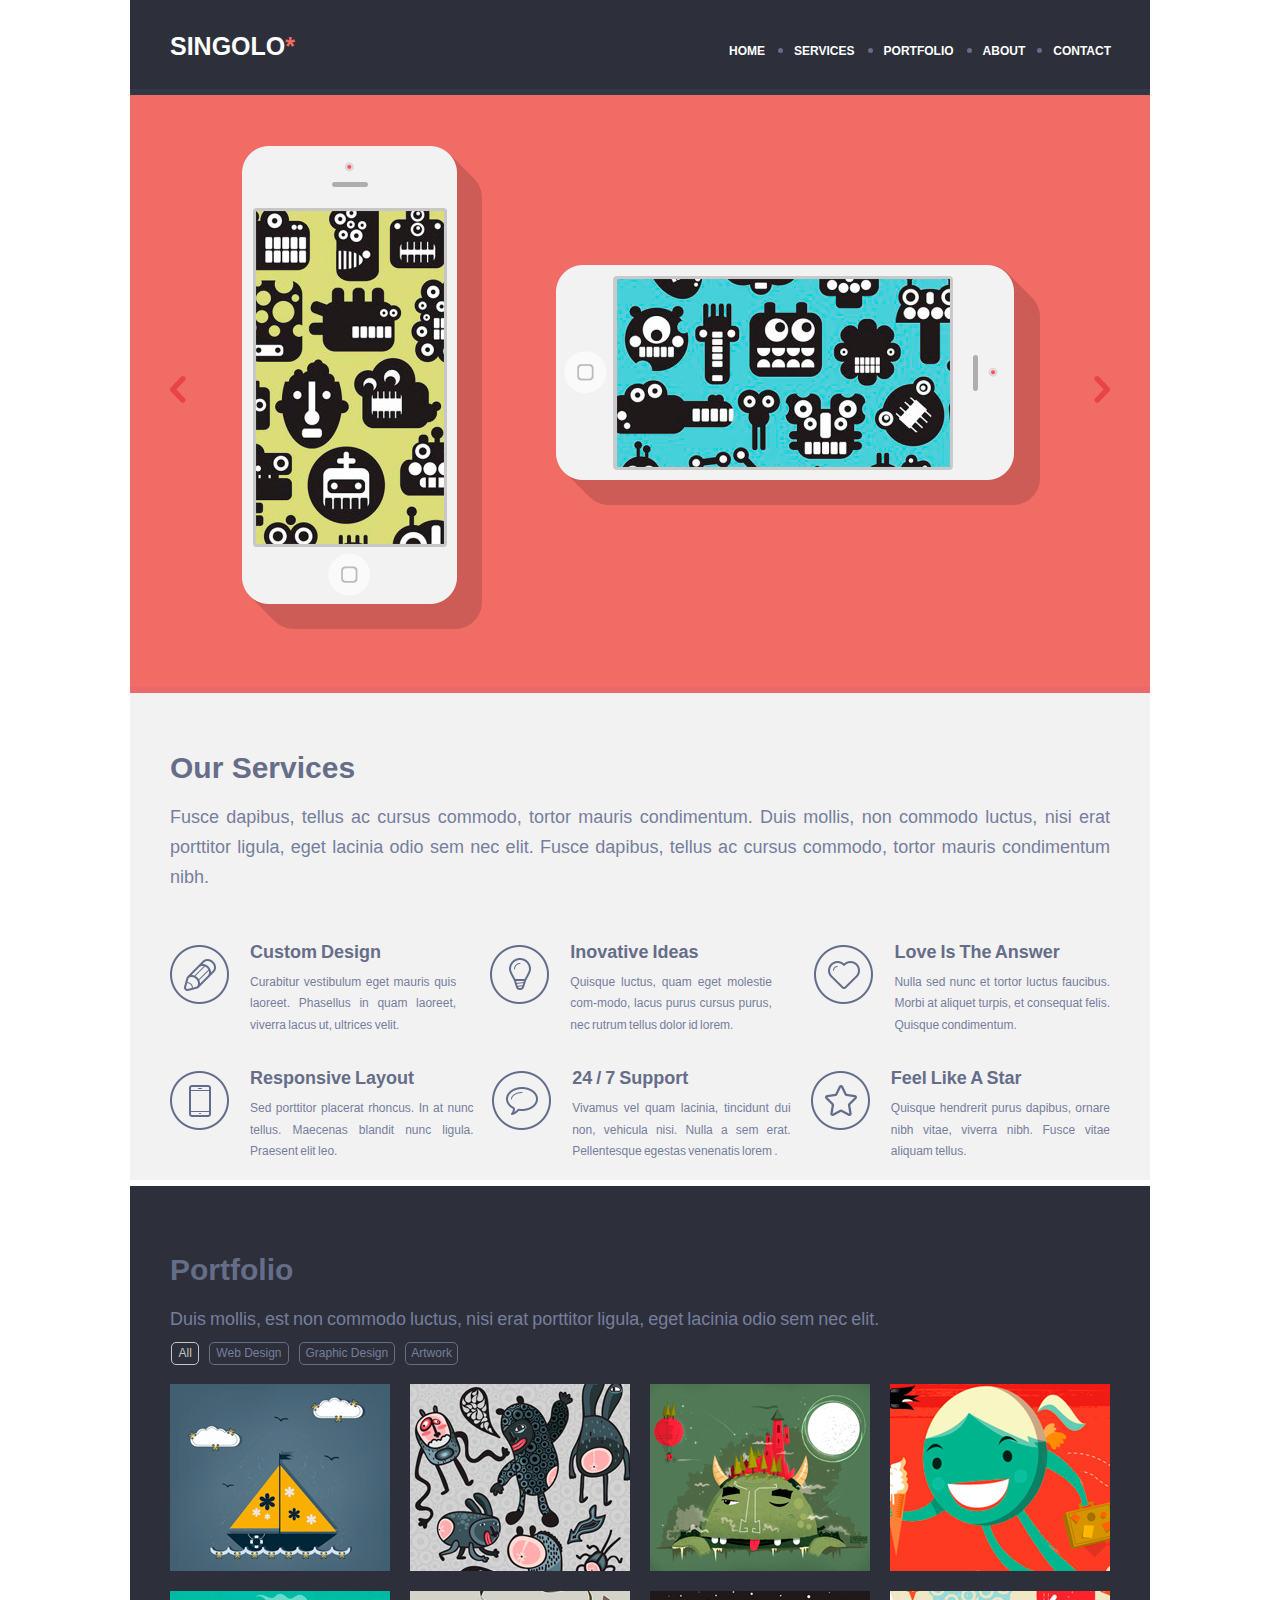
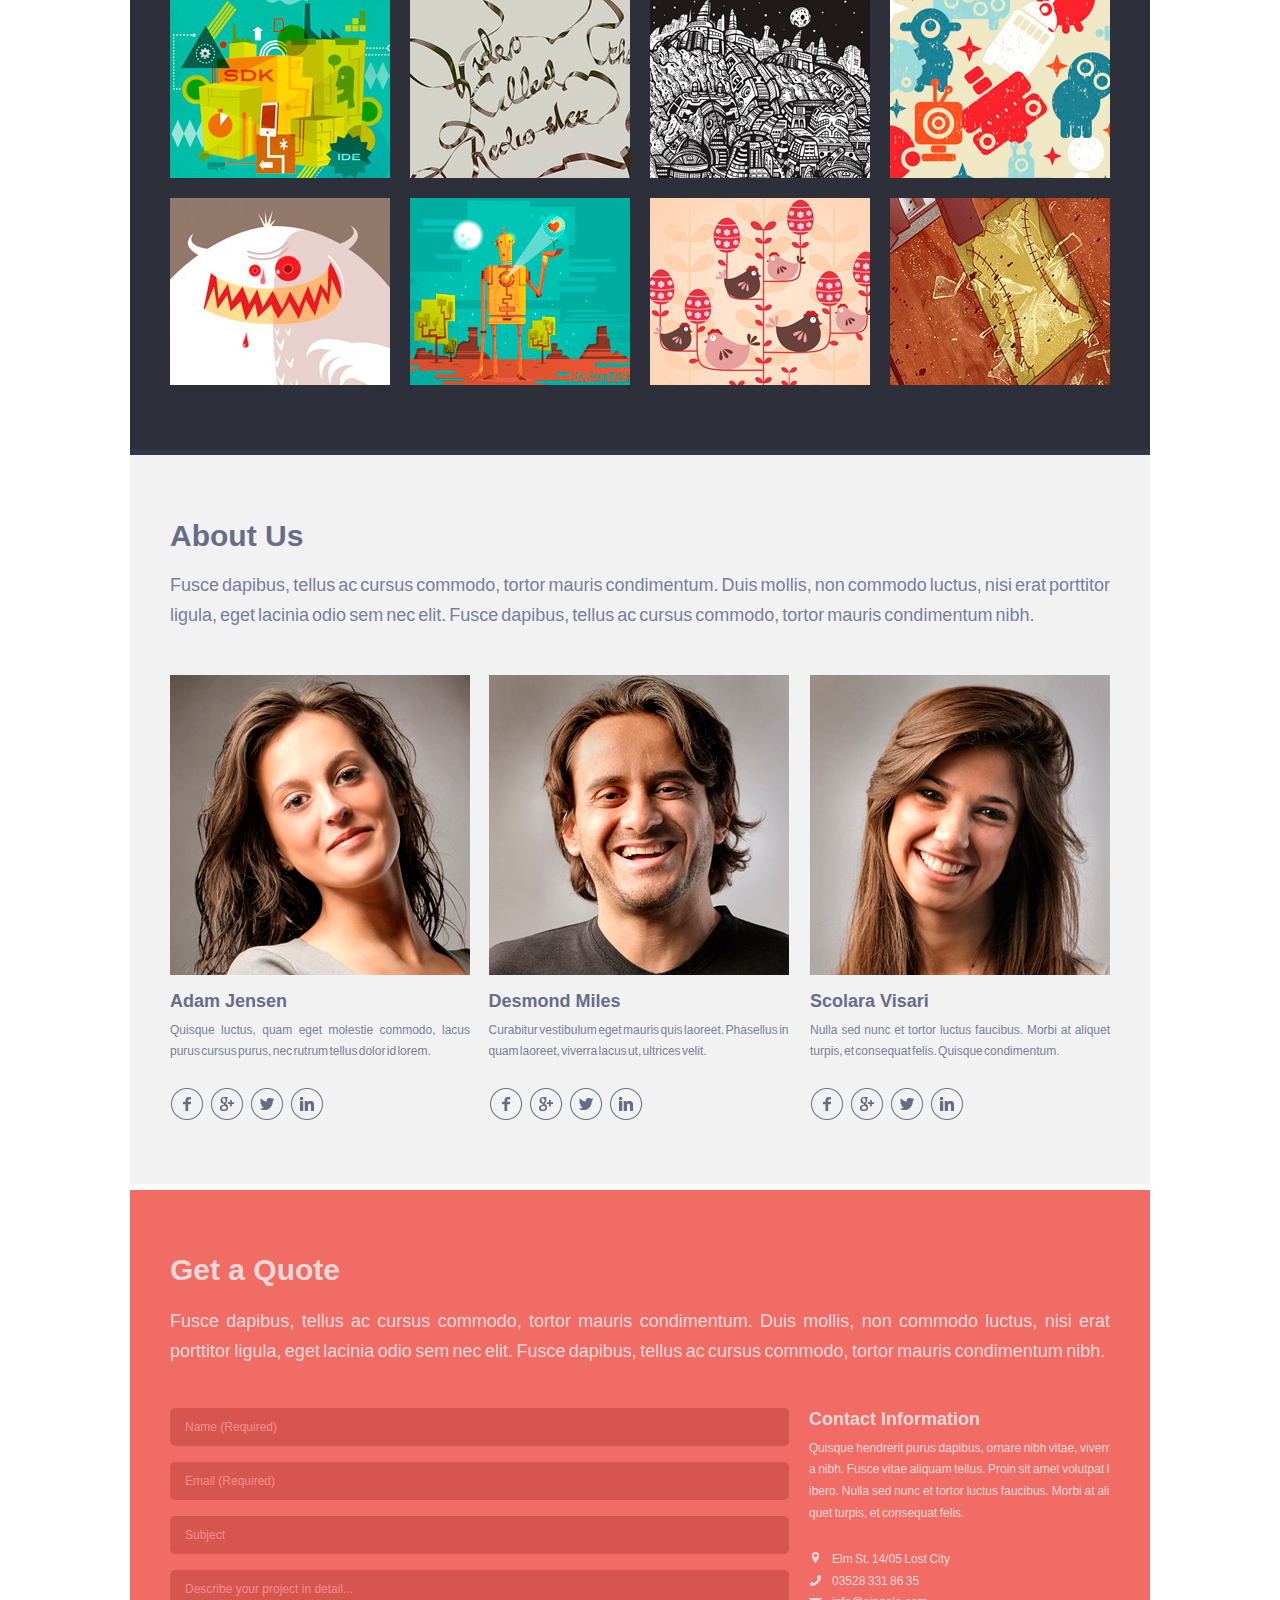
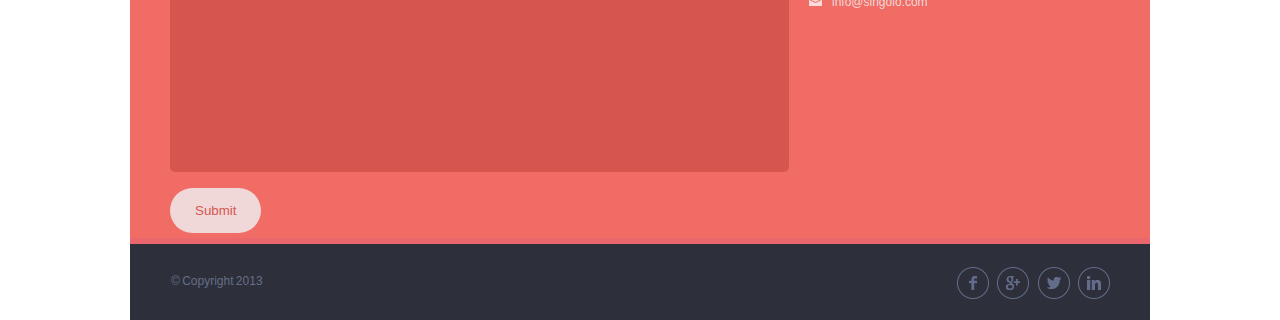
<file: index.html>
<!DOCTYPE html>
<html lang="en" dir="ltr">
  <head>
    <meta charset="utf-8">
    <title>Singolo</title>
    <link rel="stylesheet" href="style.css">
    <link rel="stylesheet" href="fonts.css">
    <meta name="viewport" content="width=device-width, initial-scale=1">
  </head>
  <body>
    <div class="navigation">
      <input type="checkbox" class="navigation__checkbox" id="navi-toggle">
      <label for="navi-toggle" class="navigation__button">
        <span class="navigation__icon">
        </span>
      </label>
      <h1 class="header__heading" id="header__heading--mobile">Singolo<span>*</span></h1>
      <div class="navigation__background">
      </div>
      <div class="navigation__nav">
        <div class="navigation__list">
          <span class="navigation__item"><a class="navigation__link navigation__link--active" href="#section-home">Home</a></span>
          <span class="navigation__item"> <a href="#section-services" class="navigation__link">Services</a></span>
          <span class="navigation__item"><a href="#section-portfolio" class="navigation__link">Portfolio</a></span>
          <span class="navigation__item"><a href="#section-about" class="navigation__link">About</a></span>
          <span class="navigation__item"><a href="#section-contact" class="navigation__link">Contact</a></span>
        </div>
      </div>
    </div>
    <header class="header section">
      <h1 class="header__heading">Singolo<span>*</span></h1>
      <nav class="header-navigation">
        <ul class="header-navigation__list">
          <li class="header-navigation__element"><a class="header-navigation__element--link header-navigation__element--active" id="home" href="#section-home">Home</a></li>
          <li class="header-navigation__element"><a class="header-navigation__element--link" id="services" href="#section-services">Services</a></li>
          <li class="header-navigation__element"><a class="header-navigation__element--link" id="portfolio" href="#section-portfolio">Portfolio</a></li>
          <li class="header-navigation__element"><a class="header-navigation__element--link" href="#section-about">About</a></li>
          <li class="header-navigation__element"><a class="header-navigation__element--link" href="#section-contact">Contact</a></li>
        </ul>
      </nav>
    </header>
    <main>
      <section class="section-slider section" id="section-home">
        <div class="section-slider__container">
          <div id="section-slider__slide-1" class="section-slider__slide section-slider__slide--active">
            <img id="section-slider__vertical-phone--housing" src="assets/verticalPhone.png" alt="Vertical Phone Housing">
            <img id="section-slider__vertical-phone--screen" class="" src="assets/verticalPhoneScreen.png" alt="Vertical Phone Screen">
            <img id="section-slider__horizontal-phone--housing" src="assets/horizontalPhone.png" alt="Horizontal Phone Housing">
            <img id="section-slider__horizontal-phone--screen" class="" src="assets/horizontalPhoneScreen.png" alt="Horizontal Phone Screen">
          </div>
          <div id="section-slider__slide-2" class="section-slider__slide">
            <img src="assets/slide-2.png" alt="Second Slide">
          </div>
        </div>
        <div class="section-slider__arrows">
          <img class="section-slider__arrow--left" id="section-slider__arrow--left" src="assets/arrow-left.png" alt="Icon of left arrow">
          <img class="section-slider__arrow--right" id="section-slider__arrow--right" src="assets/arrow-right.png" alt="Icon of right arrow">
        </div>

      </section>


      <section class="section-our-services section" id="section-services">
        <h2 class="section-our-services__heading">Our Services</h2>
        <p class="section-our-services__paragraph">Fusce dapibus, tellus ac cursus commodo, tortor mauris condimentum. Duis mollis, non commodo luctus, nisi erat porttitor ligula, eget lacinia odio sem nec elit. Fusce dapibus, tellus ac cursus commodo, tortor mauris condimentum nibh.</p>
        <div class="section-our-services__content">
          <div class="section-our-services__content--row">
            <div class="section-our-services__content--element">
              <img src="assets/icon-pen.png" alt="Pen">
              <div class="section-our-services__content--column">
                <h3 class="section-our-services__content--heading">
                  Custom Design
                </h3>
                <p class="section-our-services__content--paragraph section-our-services__content--paragraph--1">
                  Curabitur vestibulum eget mauris quis laoreet. Phasellus in quam laoreet, viverra lacus ut, ultrices velit.
                </p>
              </div>
            </div>
            <div class="section-our-services__content--element section-our-services__content--element--2">
              <img src="assets/icon-bulb.png" alt="Bulb">
              <div class="section-our-services__content--column">
                <h3 class="section-our-services__content--heading">
                  Inovative Ideas
                </h3>
                <p class="section-our-services__content--paragraph section-our-services__content--paragraph--2">
                  Quisque luctus, quam eget molestie com-modo, lacus purus cursus purus, nec rutrum tellus dolor id lorem.
                </p>
              </div>
            </div>
            <div class="section-our-services__content--element section-our-services__content--element--3">
              <img src="assets/icon-heart.png" alt="Heart">
              <div class="section-our-services__content--column">
                <h3 class="section-our-services__content--heading">
                  Love Is The Answer
                </h3>
                <p class="section-our-services__content--paragraph section-our-services__content--paragraph--3">
                  Nulla sed nunc et tortor luctus faucibus. Morbi at aliquet turpis, et consequat felis. Quisque condimentum.
                </p>
              </div>
            </div>
          </div>


          <div class="section-our-services__content--row section-our-services__content--column--2">
            <div class="section-our-services__content--element">
              <img src="assets/icon-phone.png" alt="Phone">
              <div class="section-our-services__content--column">
                <h3 class="section-our-services__content--heading">
                  Responsive Layout
                </h3>
                <p class="section-our-services__content--paragraph section-our-services__content--paragraph--1">
                  Sed porttitor placerat rhoncus. In at nunc tellus. Maecenas blandit nunc ligula. Praesent elit leo.
                </p>
              </div>
            </div>
            <div class="section-our-services__content--element section-our-services__content--element--4">
              <img src="assets/icon-bubble.png" alt="Bubble">
              <div class="section-our-services__content--column">
                <h3 class="section-our-services__content--heading">
                  24 / 7 Support
                </h3>
                <p class="section-our-services__content--paragraph section-our-services__content--paragraph--4">
                  Vivamus vel quam lacinia, tincidunt dui non, vehicula nisi. Nulla a sem erat. Pellentesque egestas venenatis lorem .
                </p>
              </div>
            </div>

            <div class="section-our-services__content--element section-our-services__content--element--5">
              <img src="assets/icon-star.png" alt="Star">
              <div class="section-our-services__content--column">
                <h3 class="section-our-services__content--heading">
                  Feel Like A Star
                </h3>
                <p class="section-our-services__content--paragraph section-our-services__content--paragraph--3">
                  Quisque hendrerit purus dapibus, ornare nibh vitae, viverra nibh. Fusce vitae aliquam tellus.
                </p>
              </div>
            </div>
          </div>
        </div>
      </section>
      <section class="section-portfolio section" id="section-portfolio">
        <h2 class="section-portfolio__heading">Portfolio</h2>
        <p class="section-portfolio__paragraph">
          Duis mollis, est non commodo luctus, nisi erat porttitor ligula, eget lacinia odio sem nec elit.
        </p>
        <div class="section-portfolio__navigation">
          <span class="section-portfolio__navigation--element section-portfolio__navigation--element--1 section-portfolio__navigation--element-active">All</span>
          <span class="section-portfolio__navigation--element">Web Design</span>
          <span class="section-portfolio__navigation--element">Graphic Design</span>
          <span class="section-portfolio__navigation--element section-portfolio__navigation--element--4">Artwork</span>
        </div>
        <div class="section-portfolio__content">
          <div class="section-portfolio__content--row">
            <img class="section-portfolio__content--element" src="assets/portfolio-image-1.png">
            <img class="section-portfolio__content--element" src="assets/portfolio-image-2.png">
            <img class="section-portfolio__content--element" src="assets/portfolio-image-3.png">
            <img class="section-portfolio__content--element" src="assets/portfolio-image-4.png">
          </div>
          <div class="section-portfolio__content--row section-portfolio__content--row--2">
            <img class="section-portfolio__content--element" src="assets/portfolio-image-5.png">
            <img class="section-portfolio__content--element" src="assets/portfolio-image-6.png">
            <img class="section-portfolio__content--element" src="assets/portfolio-image-7.png">
            <img class="section-portfolio__content--element" src="assets/portfolio-image-8.png">
          </div>
          <div class="section-portfolio__content--row section-portfolio__content--row-3">
            <img class="section-portfolio__content--element" src="assets/portfolio-image-9.png">
            <img class="section-portfolio__content--element" src="assets/portfolio-image-10.png">
            <img class="section-portfolio__content--element" src="assets/portfolio-image-11.png">
            <img class="section-portfolio__content--element" src="assets/portfolio-image-12.png">
          </div>
        </div>
      </section>
      <section class="section-about-us section" id="section-about">
        <h2 class="section-about-us__heading">
          About Us
        </h2>
        <p class="section-about-us__paragraph">
          Fusce dapibus, tellus ac cursus commodo, tortor mauris condimentum. Duis mollis, non commodo luctus, nisi erat porttitor ligula, eget lacinia odio sem nec elit. Fusce dapibus, tellus ac cursus commodo, tortor mauris condimentum nibh.
        </p>
        <div class="section-about-us__content">
          <div class="section-about-us__content--element">
            <img src="assets/photo-adam-jensen.png" alt="Adam Jensen" class="section-about-us__content--image">
            <h3 class="section-about-us__content--heading">
              Adam Jensen
            </h3>
            <p class="section-about-us__content--paragraph">
              Quisque luctus, quam eget molestie commodo, lacus purus cursus purus, nec rutrum tellus dolor id lorem.
            </p>
            <div class="section-about-us__content--social-media-icons">
              <img src="assets/icon-facebook.png" alt="Facebook">
              <img src="assets/icon-google-plus.png" alt="Google+">
              <img src="assets/icon-twitter.png" alt="Twitter">
              <img src="assets/icon-linkedin.png" alt="LinkedIn">
            </div>
          </div>
          <div class="section-about-us__content--element section-about-us__content--element--2">
            <img src="assets/photo-desmond-miles.png" alt="Desmond Miles" class="section-about-us__content--image">
            <h3 class="section-about-us__content--heading">
              Desmond Miles
            </h3>
            <p class="section-about-us__content--paragraph">
              Curabitur vestibulum eget mauris quis laoreet. Phasellus in quam laoreet, viverra lacus ut, ultrices velit.
            </p>
            <div class="section-about-us__content--social-media-icons">
              <img src="assets/icon-facebook.png" alt="Facebook">
              <img src="assets/icon-google-plus.png" alt="Google+">
              <img src="assets/icon-twitter.png" alt="Twitter">
              <img src="assets/icon-linkedin.png" alt="LinkedIn">
            </div>
          </div>
          <div class="section-about-us__content--element">
            <img src="assets/photo-scolara-visari.png" alt="Scolara Visari" class="section-about-us__content--image">
            <h3 class="section-about-us__content--heading">
              Scolara Visari
            </h3>
            <p class="section-about-us__content--paragraph">
              Nulla sed nunc et tortor luctus faucibus. Morbi at aliquet turpis, et consequat felis. Quisque condimentum.
            </p>
            <div class="section-about-us__content--social-media-icons">
              <img src="assets/icon-facebook.png" alt="Facebook">
              <img src="assets/icon-google-plus.png" alt="Google+">
              <img src="assets/icon-twitter.png" alt="Twitter">
              <img src="assets/icon-linkedin.png" alt="LinkedIn">
            </div>
          </div>
        </div>
      </section>
      <section class="section-contact section" id="section-contact">
        <h2 class="section-contact__heading-secondary">
          Get a Quote
        </h2>
        <p class="section-contact__paragraph">
          Fusce dapibus, tellus ac cursus commodo, tortor mauris condimentum. Duis mollis, non commodo luctus, nisi erat porttitor ligula, eget lacinia odio sem nec elit. Fusce dapibus, tellus ac cursus commodo, tortor mauris condimentum nibh.
        </p>
        <div class="section-contact__content">
          <div class="section-contact__form">
            <form class="section-contact__form-content" action="#section-contact" id="section-contact__form">
              <input type="text" value="" required class="section-contact__form--input" id="section-contact__form--input-name" placeholder="Name (Required)">
              <input type="email" value="" required class="section-contact__form--input" id="section-contact__form--input-email" placeholder="Email (Required)">
              <input type="text" value="" class="section-contact__form--input" id="section-contact__form--input-subject" placeholder="Subject">
              <input type="text" value="" class="section-contact__form--input" id="section-contact__form--input-description" placeholder="Describe your project in detail...">
              <button type="submit" class="section-contact__form-content--button" id="section-contact__button">Submit</button>
            </form>
          </div>
          <div class="section-contact__aside">
            <h3 class="section-contact__aside--heading">
              Contact Information
            </h3>
            <p class="section-contact__aside--paragraph" id="section-contact__aside--main-paragraph">
              Quisque hendrerit purus dapibus, ornare nibh vitae, viverra nibh. Fusce vitae aliquam tellus. Proin sit amet volutpat libero. Nulla sed nunc et tortor luctus faucibus. Morbi at aliquet turpis, et consequat felis.
            </p>
            <div class="section-contact__aside--contact-information">
              <div class="section-contact__aside--image">
                <img src="assets/location.png" alt="Location" class="s">
                <img src="assets/phone.png" alt="Phone" class="">
                <img src="assets/mail.png" alt="Mail" class="">
              </div>
              <div class="section-contact__aside--text">
                <div class="section-contact__aside--paragraph">Elm St. 14/05 Lost City </div>
                <div class="section-contact__aside--paragraph"><a href="tel:+035283318635" class="link">03528 331 86 35</a></div>
                <div class="section-contact__aside--paragraph"><a href="mailto:info@singolo.com" class="link">info@singolo.com</a></div>
              </div>
            </div>
          </div>
        </div>
      </section>
      <footer class="footer">
        <span class="footer__copyright">&#169; Copyright 2013</span>
        <div class="footer__social-media-icons">
          <img src="assets/icon-facebook.png" alt="Facebook" class="footer__social-media-icons--icon">
          <img src="assets/icon-google-plus.png" alt="Google+" class="footer__social-media-icons--icon">
          <img src="assets/icon-twitter.png" alt="Twitter" class="footer__social-media-icons--icon">
          <img src="assets/icon-linkedin.png" alt="LinkedIn" class="footer__social-media-icons--icon">
        </div>
      </footer>
    </main>
    <script type="text/javascript" src="script.js">

    </script>
    <div class="section-contact-popup section-contact-popup--hidden" id="popup">
      <div class="section-contact-popup__content">
        <span class="section-contact-popup__span">
          The letter was sent
        </span>
        <span class="section-contact-popup__span" id="section-contact-popup__span--subject">
          sfsdfsdf
        </span>
        <span class="section-contact-popup__span" id="section-contact-popup__span--description">
          sfsdfsd
        </span>
        <button class="section-contact-popup__button" id="section-contact-popup__button">
          Ok
        </button>
      </div>
    </div>
  </body>
</html>
</file>
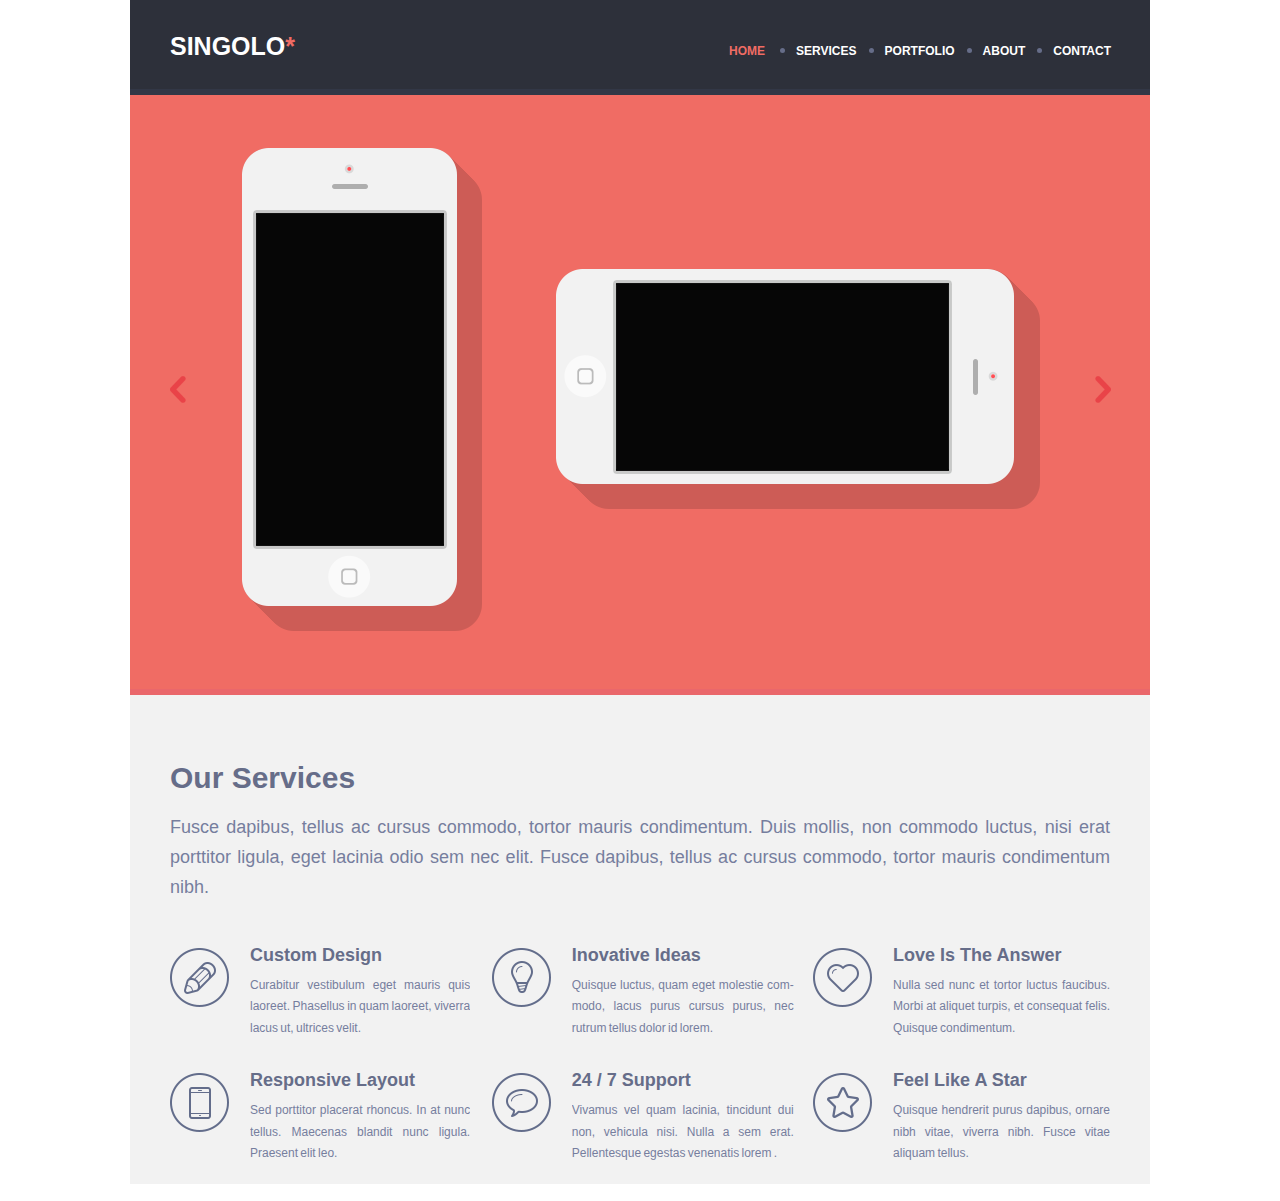
<file: singolo1.html>
<!DOCTYPE html>
<html lang="en" dir="ltr">
  <head>
    <meta charset="utf-8">
    <title>Singolo</title>
    <link rel="stylesheet" href="singolo1.css">
    <link rel="stylesheet" href="fonts.css">
  </head>
  <body>
    <header class="header">
      <h1 class="header__heading">Singolo<span>*</span></h1>
      <nav class="header-navigation">
        <ul class="header-navigation__list">
          <li class="header-navigation__element"><a href="#" class="header-navigation__element--link" id="home">Home</a></li>
          <li class="header-navigation__element"><a href="#" class="header-navigation__element--link">Services</a></li>
          <li class="header-navigation__element"><a href="#" class="header-navigation__element--link">Portfolio</a></li>
          <li class="header-navigation__element"><a href="#" class="header-navigation__element--link">About</a></li>
          <li class="header-navigation__element"><a href="#" class="header-navigation__element--link">Contact</a></li>
        </ul>
      </nav>
    </header>
    <main>
      <section class="section-slider">
        <img class="section-slider__arrow--left" src="assets/arrow-left.png" alt="Icon of left arrow">
        <img class="section-slider__vertical-phone" src="assets/verticalPhone.png" alt="Vertical Phone">
        <img class="section-slider__horizontal-phone" src="assets/horizontalPhone.png" alt="Horizontal Phone">
        <img class="section-slider__arrow--right" src="assets/arrow-right.png" alt="Icon of right arrow">
      </section>
      <section class="section-our-services">
        <h2 class="section-our-services__heading">Our Services</h2>
        <p class="section-our-services__paragraph">Fusce dapibus, tellus ac cursus commodo, tortor mauris condimentum. Duis mollis, non commodo luctus, nisi erat porttitor ligula, eget lacinia odio sem nec elit. Fusce dapibus, tellus ac cursus commodo, tortor mauris condimentum nibh.</p>
        <div class="section-our-services__content">
          <div class="section-our-services__content--column">
            <div class="section-our-services__content--element">
              <img src="assets/icon-pen.png" alt="Pen">
              <div class="section-our-services__content--column">
                <h3 class="section-our-services__content--heading">
                  Custom Design
                </h3>
                <p class="section-our-services__content--paragraph section-our-services__content--paragraph--1">
                  Curabitur vestibulum eget mauris quis laoreet. Phasellus in quam laoreet, viverra lacus ut, ultrices velit.
                </p>
              </div>
            </div>

            <div class="section-our-services__content--element">
              <img src="assets/icon-phone.png" alt="Phone">
              <div class="section-our-services__content--column">
                <h3 class="section-our-services__content--heading">
                  Responsive Layout
                </h3>
                <p class="section-our-services__content--paragraph section-our-services__content--paragraph--1">
                  Sed porttitor placerat rhoncus. In at nunc tellus. Maecenas blandit nunc ligula. Praesent elit leo.
                </p>
              </div>
            </div>
          </div>


          <div class="section-our-services__content--column section-our-services__content--column--2">
            <div class="section-our-services__content--element">
              <img src="assets/icon-bulb.png" alt="Bulb">
              <div class="section-our-services__content--column">
                <h3 class="section-our-services__content--heading">
                  Inovative Ideas
                </h3>
                <p class="section-our-services__content--paragraph section-our-services__content--paragraph--2">
                  Quisque luctus, quam eget molestie com-modo, lacus purus cursus purus, nec rutrum tellus dolor id lorem.
                </p>
              </div>
            </div>
            <div class="section-our-services__content--element">
              <img src="assets/icon-bubble.png" alt="Bubble">
              <div class="section-our-services__content--column">
                <h3 class="section-our-services__content--heading">
                  24 / 7 Support
                </h3>
                <p class="section-our-services__content--paragraph section-our-services__content--paragraph--2">
                  Vivamus vel quam lacinia, tincidunt dui non, vehicula nisi. Nulla a sem erat. Pellentesque egestas venenatis lorem .
                </p>
              </div>
            </div>
          </div>
          <div class="section-our-services__content--column section-our-services__content--column--3">
            <div class="section-our-services__content--element">
              <img src="assets/icon-heart.png" alt="Heart">
              <div class="section-our-services__content--column">
                <h3 class="section-our-services__content--heading">
                  Love Is The Answer
                </h3>
                <p class="section-our-services__content--paragraph section-our-services__content--paragraph--3">
                  Nulla sed nunc et tortor luctus faucibus. Morbi at aliquet turpis, et consequat felis. Quisque condimentum.
                </p>
              </div>
            </div>
            <div class="section-our-services__content--element">
              <img src="assets/icon-star.png" alt="Star">
              <div class="section-our-services__content--column">
                <h3 class="section-our-services__content--heading">
                  Feel Like A Star
                </h3>
                <p class="section-our-services__content--paragraph section-our-services__content--paragraph--3">
                  Quisque hendrerit purus dapibus, ornare nibh vitae, viverra nibh. Fusce vitae aliquam tellus.
                </p>
              </div>
            </div>
          </div>
        </div>
      </section>
    </main>
  </body>
</html>
</file>
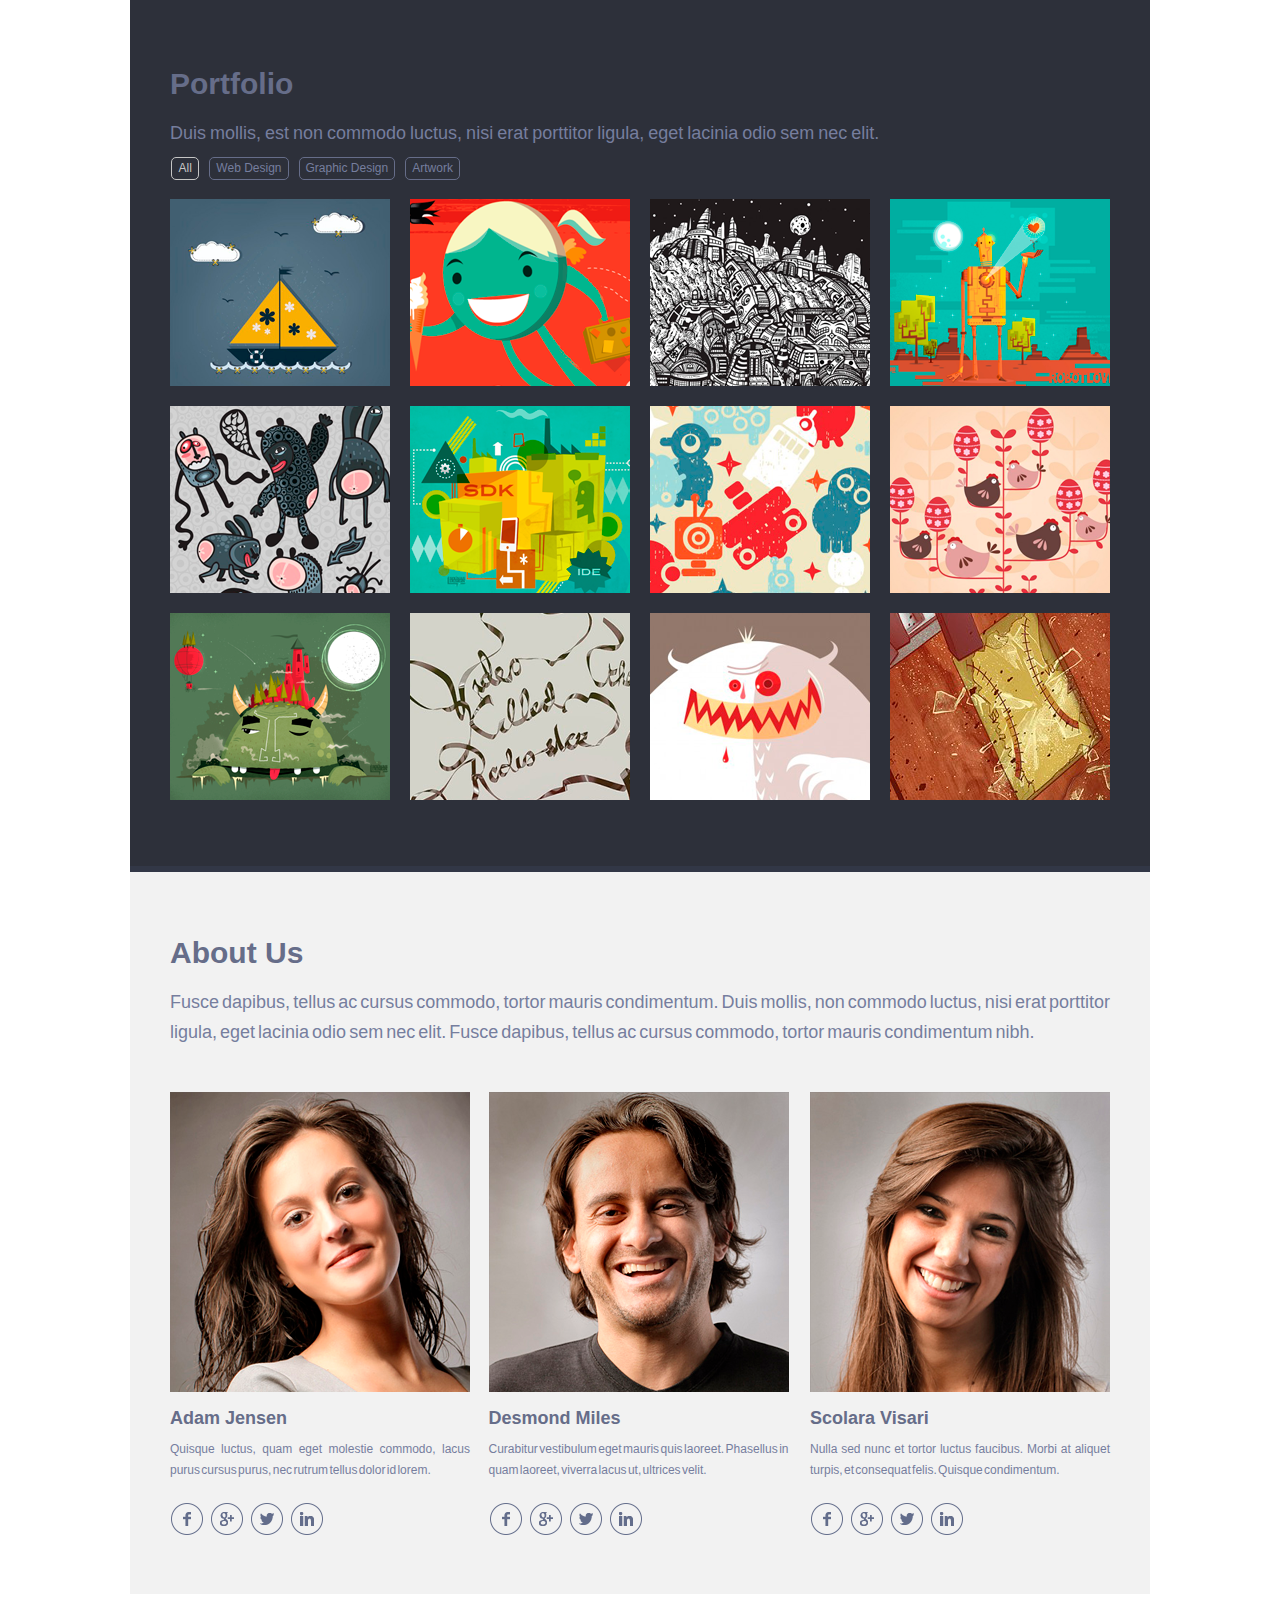
<file: singolo2.html>
<!DOCTYPE html>
<html lang="en" dir="ltr">
  <head>
    <meta charset="utf-8">
    <title></title>
    <link rel="stylesheet" href="singolo2.css">
    <link rel="stylesheet" href="fonts.css">
  </head>
  <body>
    <section class="section-portfolio">
      <h2 class="section-portfolio__heading">Portfolio</h2>
      <p class="section-portfolio__paragraph">
        Duis mollis, est non commodo luctus, nisi erat porttitor ligula, eget lacinia odio sem nec elit.
      </p>
      <div class="section-portfolio__navigation">
        <div class="section-portfolio__navigation--element section-portfolio__navigation--element--1">All</div>
        <div class="section-portfolio__navigation--element">Web Design</div>
        <div class="section-portfolio__navigation--element">Graphic Design</div>
        <div class="section-portfolio__navigation--element">Artwork</div>
      </div>
      <div class="section-portfolio__content">
        <div class="section-portfolio__content--column">
          <div class="section-portfolio__content--element section-portfolio__content--element--1"></div>
          <div class="section-portfolio__content--element section-portfolio__content--element--2"></div>
          <div class="section-portfolio__content--element section-portfolio__content--element--3"></div>
        </div>
        <div class="section-portfolio__content--column">
          <div class="section-portfolio__content--element section-portfolio__content--element--4"></div>
          <div class="section-portfolio__content--element section-portfolio__content--element--5"></div>
          <div class="section-portfolio__content--element section-portfolio__content--element--6"></div>
        </div>
        <div class="section-portfolio__content--column">
          <div class="section-portfolio__content--element section-portfolio__content--element--7"></div>
          <div class="section-portfolio__content--element section-portfolio__content--element--8"></div>
          <div class="section-portfolio__content--element section-portfolio__content--element--9"></div>
        </div>
        <div class="section-portfolio__content--column">
          <div class="section-portfolio__content--element section-portfolio__content--element--10"></div>
          <div class="section-portfolio__content--element section-portfolio__content--element--11"></div>
          <div class="section-portfolio__content--element section-portfolio__content--element--12"></div>
        </div>
      </div>
    </section>
    <section class="section-about-us">
      <h2 class="section-about-us__heading">
        About Us
      </h2>
      <p class="section-about-us__paragraph">
        Fusce dapibus, tellus ac cursus commodo, tortor mauris condimentum. Duis mollis, non commodo luctus, nisi erat porttitor ligula, eget lacinia odio sem nec elit. Fusce dapibus, tellus ac cursus commodo, tortor mauris condimentum nibh.
      </p>
      <div class="section-about-us__content">
        <div class="section-about-us__content--element">
          <img src="assets/photo-adam-jensen.png" alt="Adam Jensen" class="section-about-us__content--image">
          <h3 class="section-about-us__content--heading">
            Adam Jensen
          </h3>
          <p class="section-about-us__content--paragraph">
            Quisque luctus, quam eget molestie commodo, lacus purus cursus purus, nec rutrum tellus dolor id lorem.
          </p>
          <div class="section-about-us__content--social-media-icons">
            <img src="assets/icon-facebook.png" alt="Facebook">
            <img src="assets/icon-google-plus.png" alt="Google+">
            <img src="assets/icon-twitter.png" alt="Twitter">
            <img src="assets/icon-linkedin.png" alt="LinkedIn">
          </div>
        </div>
        <div class="section-about-us__content--element section-about-us__content--element--2">
          <img src="assets/photo-desmond-miles.png" alt="Desmond Miles" class="section-about-us__content--image">
          <h3 class="section-about-us__content--heading">
            Desmond Miles
          </h3>
          <p class="section-about-us__content--paragraph">
            Curabitur vestibulum eget mauris quis laoreet. Phasellus in quam laoreet, viverra lacus ut, ultrices velit.
          </p>
          <div class="section-about-us__content--social-media-icons">
            <img src="assets/icon-facebook.png" alt="Facebook">
            <img src="assets/icon-google-plus.png" alt="Google+">
            <img src="assets/icon-twitter.png" alt="Twitter">
            <img src="assets/icon-linkedin.png" alt="LinkedIn">
          </div>
        </div>
        <div class="section-about-us__content--element">
          <img src="assets/photo-scolara-visari.png" alt="Scolara Visari" class="section-about-us__content--image">
          <h3 class="section-about-us__content--heading">
            Scolara Visari
          </h3>
          <p class="section-about-us__content--paragraph">
            Nulla sed nunc et tortor luctus faucibus. Morbi at aliquet turpis, et consequat felis. Quisque condimentum.
          </p>
          <div class="section-about-us__content--social-media-icons">
            <img src="assets/icon-facebook.png" alt="Facebook">
            <img src="assets/icon-google-plus.png" alt="Google+">
            <img src="assets/icon-twitter.png" alt="Twitter">
            <img src="assets/icon-linkedin.png" alt="LinkedIn">
          </div>
        </div>
      </div>
    </section>
  </body>
</html>
</file>
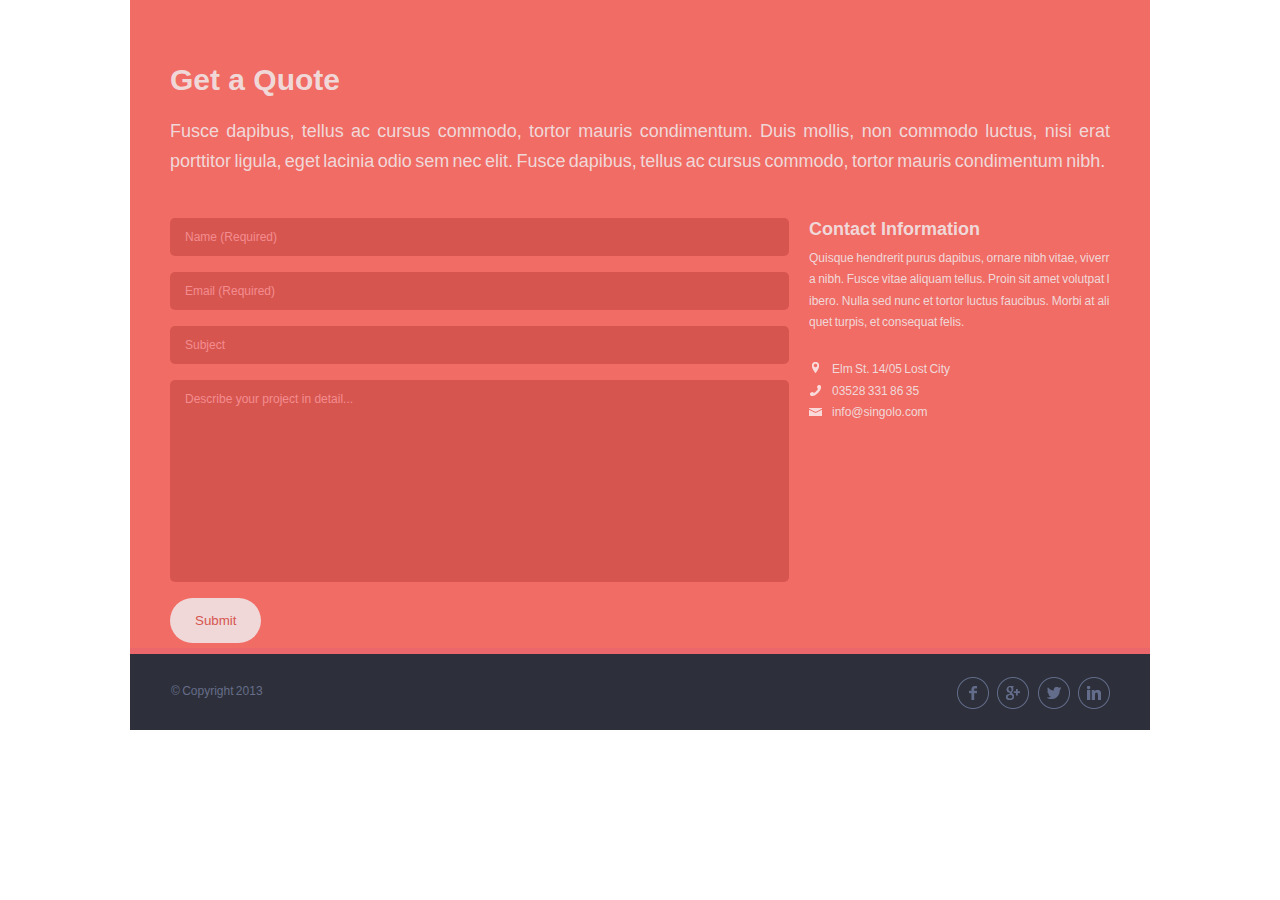
<file: singolo3.html>
<!DOCTYPE html>
<html lang="en" dir="ltr">
  <head>
    <meta charset="utf-8">
    <title></title>
    <link rel="stylesheet" href="singolo3.css">
    <link rel="stylesheet" href="fonts.css">
  </head>
  <body>
    <section class="section-contact">
      <h2 class="section-contact__heading-secondary">
        Get a Quote
      </h2>
      <p class="section-contact__paragraph">
        Fusce dapibus, tellus ac cursus commodo, tortor mauris condimentum. Duis mollis, non commodo luctus, nisi erat porttitor ligula, eget lacinia odio sem nec elit. Fusce dapibus, tellus ac cursus commodo, tortor mauris condimentum nibh.
      </p>
      <div class="section-contact__content">
        <div class="section-contact__form">
          <form class="section-contact__form-content" action="index.html" method="post">
            <input type="text" name="" value="" required class="section-contact__form--input" placeholder="Name (Required)">
            <input type="email" name="" value="" required class="section-contact__form--input" placeholder="Email (Required)">
            <input type="text" name="" value="" class="section-contact__form--input" placeholder="Subject">
            <input type="text" name="" value="" class="section-contact__form--input" placeholder="Describe your project in detail...">
            <button type="submit" name="button" class="section-contact__form-content--button">Submit</button>
          </form>
        </div>
        <div class="section-contact__aside">
          <h3 class="section-contact__aside--heading">
            Contact Information
          </h3>
          <p class="section-contact__aside--paragraph" id="section-contact__aside--main-paragraph">
            Quisque hendrerit purus dapibus, ornare nibh vitae, viverra nibh. Fusce vitae aliquam tellus. Proin sit amet volutpat libero. Nulla sed nunc et tortor luctus faucibus. Morbi at aliquet turpis, et consequat felis.
          </p>
          <div class="section-contact__aside--contact-information">
            <div class="section-contact__aside--image">
              <img src="assets/location.png" alt="Location" class="s">
              <img src="assets/phone.png" alt="Phone" class="">
              <img src="assets/mail.png" alt="Mail" class="">
            </div>
            <div class="section-contact__aside--text">
              <div class="section-contact__aside--paragraph">Elm St. 14/05 Lost City </div>
              <div class="section-contact__aside--paragraph"><a href="tel:+035283318635" class="link">03528 331 86 35</a></div>
              <div class="section-contact__aside--paragraph"><a href="mailto:info@singolo.com" class="link">info@singolo.com</a></div>
            </div>
          </div>
        </div>
      </div>

    </section>
    <footer class="footer">
      <span class="footer__copyright">&#169; Copyright 2013</span>
      <div class="footer__social-media-icons">
        <img src="assets/icon-facebook.png" alt="Facebook" class="footer__social-media-icons--icon">
        <img src="assets/icon-google-plus.png" alt="Google+" class="footer__social-media-icons--icon">
        <img src="assets/icon-twitter.png" alt="Twitter" class="footer__social-media-icons--icon">
        <img src="assets/icon-linkedin.png" alt="LinkedIn" class="footer__social-media-icons--icon">
      </div>
    </footer>
  </body>
</html>
</file>
<file: style.css>
html {
  font-size: 10px;
  scroll-behavior: smooth;
}
body {
  font-size: 1.6rem;
  max-width: 102rem;
  margin: auto;
  font-family: 'Lato', sans-serif;
}
.header {
  display: flex;
  flex-direction: row;
  justify-content: space-between;
  align-items: center;
  height: 8.9rem;
  background-color: #2d303a;
  border-bottom: 6px solid #323746;
  color: #ffffff;
  position: fixed;
  top: 0;
  width: 100%;
  max-width: 1020px;
  z-index: 10000;
  transition: all .2s;
}
.header__heading {
  text-transform: uppercase;
  font-size: 2.5rem;
  line-height: 0.632rem;
  margin-left: 4rem;
  font-weight: 900;
  margin-top: 2rem;
}
.header-navigation {
  margin-top: 1rem;
  margin-right: 3.9rem;
}
.header-navigation__list {
  display: flex;
  flex-direction: row;
  justify-content: space-between;
  align-content: center;
}
.header-navigation__element {
  margin-left: 2.8rem;
  color: #666d89;
}
.header-navigation__element:first-child {
  list-style: none;
}
.header-navigation__element--link,
.header-navigation__element--link:link,
.header-navigation__element--link:link:visited{
  color: #ffffff;
  text-decoration: none;
  text-transform: uppercase;
  font-size: 1.2rem;
  line-height: 0.632rem;
  font-weight: 700;
}
.header-navigation__element--link:hover,
.header-navigation__element--link:active {
  cursor: pointer;
  text-decoration: underline;
}
.header-navigation__element--active {
  color: #f06c64;
}
#home {
  margin-right: 0.1rem;
}
#services {
  margin-right: 0.1rem;
}
#portfolio {
  margin-right: 0.1rem;
}
.section-slider {
  padding-top: 5.5rem;
  height: 59.4rem;
  background-color: #f06c64;
  margin-bottom: 0;
  width: 100%;
}
.section-slider__container {
  height: inherit;
  position: relative;
  overflow: hidden;
  border-bottom: 6px solid #ea676b;
}
#section-slider__slide-1 {
  position: relative;
  width: 100%;
}
#section-slider__slide-2 {
  position: relative;
  width: 100%;
}
#section-slider__vertical-phone--housing {
  position: absolute;
  top: 5.3rem;
  left: 11.2rem;
  cursor: pointer;
}
#section-slider__vertical-phone--screen {
  position: absolute;
  top: 11.5rem;
  left: 12.3rem;
}
#section-slider__horizontal-phone--housing {
  position: absolute;
  top: 17.2rem;
  right: 11rem;
  cursor: pointer;
}
#section-slider__horizontal-phone--screen {
  position: absolute;
  top: 18.25rem;
  right: 19.75rem;
}
.section-slider__arrows {
  position: relative;
  top: -50%;
  width: 100%;
}
.section-slider__arrow--left {
  position: absolute;
  z-index: 9999;
  cursor: pointer;
  top: -2rem;
  left: 4rem;
}
.section-slider__arrow--right {
  position: absolute;
  z-index: 9999;
  cursor: pointer;
  top: -2rem;
  right: 4rem;
}
.section-slider__phone--screen--hidden {
  display: none;
}
.section-slider__slide {
  display: none;
  animation: 1s ease-in-out;
}
.section-slider__slide .section-slider__slide--active {
  display: block;
}
.section-slider__slide--active,
.section-slider__slide--next {
    display: block;
}
.section-slider__slide--next {
    position: absolute;
    top: 0;
    width: 100%;
}
.to-left {
    animation-name: left;
}

.to-right {
    animation-name: right;
    animation-direction: reverse;
}

.from-left {
    animation-name: left;
    animation-direction: reverse;
}

.from-right {
    animation-name: right;
}
@keyframes left {
    0% {
        left: 0;
    }
    100% {
        left: -100%;
    }
}

@keyframes right {
    0% {
        left: 100%;
    }
    100% {
        left: 0;
    }
}
.section-our-services {
  height: 49.913rem;
  background-color: #f2f2f2;
  padding: 5rem 4rem;
  border-bottom: 6px solid #ffffff;
  box-sizing: border-box;
}
.section-our-services__heading {
  font-size: 3rem;
  line-height: 1.786rem;
  color: #666d89;
  font-weight: 900;
  margin-top: 2.2rem;
}
.section-our-services__paragraph {
  font-size: 1.8rem;
  line-height: 3rem;
  color: #767e9e;
  font-weight: 300;
  text-align: justify;
  word-spacing: -1px;
  margin-bottom: 4.8rem;
}
.section-our-services__content {
  display: flex;
  flex-direction: column;
  justify-content: space-between;
}
.section-our-services__content--row {
  display: flex;
  flex-direction: row;
  min-width: 0%;
}
.section-our-services__content--column {
  display: flex;
  flex-direction: column;
  min-width: 0%;
}
.section-our-services__content--element {
  display: flex;
  flex-direction: row;
  margin-bottom: 1.8rem;
}
.section-our-services__content--element--2 {
  margin-left: 3rem;
}
.section-our-services__content--element--3 {
  margin-left: 2.5rem;
}
.section-our-services__content--element--4 {
  margin-left: 1.4rem;
}
.section-our-services__content--element--5 {
  margin-left: -4.5rem;
}
.section-our-services__content--element img {
  height: 5.9rem;
  margin-top: 0.5rem;
  margin-right: 2.1rem;
}
.section-our-services__content--heading {
  font-size: 1.8rem;
  line-height: 1.786rem;
  font-weight: 900;
  color: #666d89;
  margin-top: 4px;
  margin-bottom: -2px;
  overflow: hidden;
  word-spacing: -1px;
}
.section-our-services__content--paragraph {
  font-size: 1.2rem;
  line-height: 2.156rem;
  color: #767e9e;
  text-align: justify;
  word-spacing: -1px;
  overflow: hidden;
}
.section-our-services__content--paragraph--1 {
  width: 98%;
}
.section-our-services__content--paragraph--2 {
  width: 92%;
}
.section-our-services__content--paragraph--3 {
  width: 100%;
}
.section-our-services__content--paragraph--4 {
  width: 77%;
}
span {
  color: #f06c64;
}
.section-portfolio {
  height: 86.9rem;
  background-color: #2d303a;
  border-bottom: 6px solid #323746;
  padding: 5rem 4rem;
  box-sizing: border-box;
}
.section-portfolio__heading {
  font-size: 3rem;
  line-height: 1.786rem;
  font-weight: 900;
  color: #666d89;
}
.section-portfolio__paragraph {
  font-size: 1.8rem;
  line-height: 3rem;
  font-weight: 300;
  color: #767e9e;
  word-spacing: -1px;
}
.section-portfolio__navigation {
  margin-top: -1rem;
  display: flex;
  flex-direction: row;
  justify-content: flex-start;
  align-items: center;
  margin-bottom: 1.9rem;
  margin-left: 0.1rem;
}
.section-portfolio__navigation--element {
  font-size: 1.2rem;
  line-height: 2.156rem;
  color: #767e9e;
  padding: 0 0.6rem;
  border: 1px solid #666d89;
  border-radius: 5px;
  margin-right: 1rem;
  cursor: pointer;
  transition: all 0.5s;
}
.section-portfolio__navigation--element:hover {
  color: #c5c5c5;
  border: 1px solid #c5c5c5;
}
.section-portfolio__navigation--element--1 {
  padding: 0 0.65rem;
}
.section-portfolio__navigation--element--4 {
  padding: 0 0.5rem;
}
.section-portfolio__navigation--element-active {
  color: #c5c5c5;
  border: 1px solid #c5c5c5;
}
.section-portfolio__content {
  display: flex;
  flex-direction: column;
}
.section-portfolio__content--row {
  display: flex;
  flex-direction: row;
}
.section-portfolio__content--element {
  height: 18.7rem;
  width: 22rem;
  margin-bottom: 2rem;
  cursor: pointer;
  margin-right: 2rem;
}
.section-about-us {
  height: 73.5rem;
  background-color: #f2f2f2;
  border-bottom: 6px solid #ffffff;
  padding: 5rem 4rem;
  box-sizing: border-box;
}
.section-about-us__heading {
  font-size: 3rem;
  line-height: 1.786rem;
  font-weight: 900;
  color: #666d89;
  margin-top: 2.2rem;
}
.section-about-us__paragraph {
  font-size: 1.8rem;
  line-height: 3rem;
  font-weight: 300;
  color: #767e9e;
  text-align: justify;
  word-spacing: -2px;
  margin-bottom: 4.5rem;
}
.section-about-us__content {
  display: flex;
  flex-direction: row;
  justify-content: space-between;
  align-items: center;
}
.section-about-us__content--element {
  display: flex;
  flex-direction: column;
  width: 30rem;
}
.section-about-us__content--element--2 {
  margin-right: 3px;
}
.section-about-us__content--image {
  height: 30rem;
  width: 30rem;
}
.section-about-us__content--heading {
  font-size: 1.8rem;
  line-height: 1.786rem;
  font-weight: 900;
  color: #666d89;
  margin-bottom: -0.3rem;
  overflow: hidden;
  text-overflow: ellipsis;
}
.section-about-us__content--paragraph {
  font-size: 1.2rem;
  line-height: 2.156rem;
  color: #767e9e;
  text-align: justify;
  word-spacing: -2px;
  margin-bottom: 2.1rem;
}
.section-about-us__content--social-media-icons {
  display: flex;
  flex-direction: row;
  margin-left: 0.1rem;
  margin-top: 0.4rem;
}
.section-about-us__content--social-media-icons img {
  cursor: pointer;
  margin-right: 0.8rem;
}
.section-contact {
  background-color: #f06c64;
  height: 51.6rem;
  color: #f0d8d9;
  padding: 7.1rem 4rem 6.1rem 4rem;
  border-bottom: #ea676b solid 0.6rem;
}
.section-contact__content {
  display: flex;
}
.section-contact__heading-secondary {
  margin: 0;
  font-size: 3rem;
  font-weight: 900;
  line-height: 1.786rem;
}
.section-contact__paragraph {
  font-size: 1.8rem;
  text-align: justify;
  font-weight: 100;
  word-spacing: -1.6px;
  line-height: 3rem;
  margin-top: 2.7rem;
  margin-bottom: 4.2rem;
}
.section-contact__form {
  width: 61.9rem;
}
.section-contact__form-content {
  width: 100%;
}
.section-contact__form-content--button {
  background-color: #f0d8d9;
  color: #d6564f;
  border: none;
  padding: 1.5rem 2.5rem;
  border-radius: 100px;
  cursor: pointer;
}
.section-contact__form--input {
  background-color: #d6564f;
  color: #ffffff;
  width: 58.9rem;
  height: 3.8rem;
  border-radius: 5px;
  border: none;
  margin-bottom: 1.6rem;
  padding: 0 1.5rem;
  outline: none;
}
.section-contact__form--input:nth-child(4) {
  height: 3.8rem;
  padding: 0 1.5rem 16.4rem 1.5rem;
  word-break: break-all;
}
.section-contact__form--input::placeholder {
  font-family: 'Lato', sans-serif;
  font-size: 1.2rem;
  line-height: 2.156rem;
  font-weight: normal;
  color: #f48c8f;
  margin-left: 3rem;
}
.section-contact__form--input:invalid {
  color: #f48c8f;
}
.section-contact__aside {
  padding: 0 2rem;
  width: 30.04rem;
}
.section-contact__aside--heading {
  font-size: 1.8rem;
  margin: 0;
  font-weight: 900;
  line-height: 1.786rem;
  margin-top: 0.3rem;
}
.section-contact__aside--contact-information {
  display: flex;
  flex-direction: row;
  justify-content: flex-start;
  align-items: center;
  height: 6rem;
}
.section-contact__aside--image {
  display: flex;
  flex-direction: column;
  justify-content: space-between;
  align-items: center;
  height: 90%;
  margin-right: 1rem;
}
.section-contact__aside--text {
  display: flex;
  flex-direction: column;
  justify-content: space-between;
  align-items: center;
  height: 100%;
  align-content: center;
}
.section-contact__aside--paragraph {
  font-size: 1.2rem;
  text-align: justify;
  line-height: 2.156rem;
  width: 30.04rem;
  font-weight: normal;
  word-spacing: -1px;
  word-break: break-all;
}
#section-contact__aside--main-paragraph {
  margin-bottom: 2.5rem;
  margin-top: 0.9rem;
}
.section-contact-popup {
  position: fixed;
  top: 50%;
  left: 50%;
  transform: translate(-50%, -50%);
  height: 30rem;
  width: 30rem;
  background-color: #f2f2f2;
  display: flex;
  flex-direction: column;
  justify-content: center;
  align-items: center;
  box-shadow: 0 0 3rem rgba(0,0,0,0.5);
  border-radius: 5px;
}
.section-contact-popup__content {
  display: flex;
  flex-direction: column;
  align-items: center;
}
.section-contact-popup__span {
  margin-bottom: 1.5rem;
  font-size: 1.6rem;
}
.section-contact-popup__button {
  background-color: #f0d8d9;
  color: #d6564f;
  border: none;
  padding: 1.5rem 2.5rem;
  border-radius: 100px;
  cursor: pointer;
  transition: all .2s;
}
.section-contact-popup__button:hover {
  transform: translateY(-3px);
}
.section-contact-popup--hidden {
  display: none;
}
.footer {
  display: flex;
  justify-content: space-between;
  flex-direction: row;
  align-items: center;
  height: 7.6rem;
  background-color: #2d303a;
}
.footer__copyright {
  font-size: 1.2rem;
  line-height: 2.156rem;
  color: #666d89;
  margin-left: 4.1rem;
  word-spacing: -1px;
}
.footer__social-media-icons {
  margin-right: 4rem;
  margin-top: 0.5rem;
}
.footer__social-media-icons--icon {
  margin-left: 0.4rem;

}
.footer__social-media-icons--icon:hover {
  cursor: pointer;
}
.link,
.link:link,
.link:visited {
  text-decoration: none;
  color: #f0d8d9;
}
#header__heading--mobile {
  display: none;
  z-index: 100000;
  position: fixed;
  top: 1.25rem;
  left: 7.1rem;
  color: #ffffff;
}
@media only screen and (max-width: 1020px) {
  html {
    overflow-x: hidden;
  }
  body {
    overflow-x: hidden;
  }
  .header {
    width: 100%;
  }
  .header-navigation {
    margin-right: 4rem;
  }
  .section-slider {
    height: 44.725rem;
    padding-top: 3.5rem;
  }
  #section-slider__vertical-phone--housing {
    height: 34.426rem;
    width: 16.236rem;
    top: 5rem;
    left: 11rem;
  }
  #section-slider__vertical-phone--screen {
    height: 24rem;
    width: 12.75rem;
    top: 9.5rem;
    left: 11.949rem;
  }
  #section-slider__horizontal-phone--housing {
    height: 16.236rem;
    width: 34.426rem;
    top: 15.5rem;
    right: 8.141rem;
  }
  #section-slider__horizontal-phone--screen {
    height: 12.75rem;
    width: 23.8rem;
    top: 16.425rem;
    right: 14.5rem;
  }
  #section-slider__slide-2 img {
    /* height: 44.838rem; */
    height: 100%;
    width: 100%;
  }
  .section-slider__arrows {
    width: 100%;
  }
  .section-slider__arrow--left {
    left: 3rem;
  }
  .section-slider__arrow--right {
    right: 3rem;
  }
  .section-our-services {
    height: 65rem;
  }
  .section-our-services__content {
    flex-direction: row;
  }
  .section-our-services__content--row {
    flex-direction: column;
  }
  .section-portfolio {
    height: 109.44rem;
  }
  .section-portfolio__content {
    flex-direction: row;
    justify-content: center;
  }
  .section-portfolio__content--row {
    flex-direction: column;
  }
  .section-portfolio__content--row-3 .section-portfolio__content--element {
    margin-right: 0;
  }
  .section-about-us__content--element {
    width: 21.894rem;
  }
  .section-about-us__content--image {
    height: 21.894rem;
    width: 21.894rem;
  }
  .section-contact {
    height: 62.521rem;
  }
  .section-contact__form {
    width: 47.2rem;
  }
  .section-contact__form--input {
    width: 44.2rem;
  }
  .section-contact__aside--paragraph {
    width: 18.5rem;
  }
  .section-our-services__content--element--2 {
    margin-left: 0;
  }
  .section-our-services__content--element--3 {
    margin-left: 0;
  }
  .section-our-services__content--element--4 {
    margin-left: 0;
  }
  .section-our-services__content--element--5 {
    margin-left: 0;
  }
  .section-our-services__content--paragraph--1 {
    width: 220px;
  }
  .section-our-services__content--paragraph--2 {
    width: 220px;
  }
  .section-our-services__content--paragraph--3 {
    width: 220px;
  }
  .section-our-services__content--paragraph--4 {
    width: 220px;
  }
}
@media only screen and (max-width: 767px) {
  html {
    overflow-x: hidden;
  }
  body {
    overflow-x: hidden;
  }
  .header {
    justify-content: center;
    width: 100%;
    height: 7.1rem;
  }
  .header__heading {
    margin-left: 0;
    margin-top: 2rem;
  }
  .header-navigation {
    display: none;
  }

  .navigation {
    position: fixed;
    z-index: 100000;
    top: 1rem;
    left: 1rem;
  }
  .navigation__checkbox {
    display: none;
  }

  .navigation__button {
    z-index: 2000;
    text-align: center;
    cursor: pointer;
  }

  .navigation__background {
    height: 100%;
    width: 6rem;
    position: fixed;
    top: 0;
    left: -6rem;
    background-color: #2d303a;
    z-index: 1000;
    transition: transform .8s cubic-bezier(0.86, 0, 0.07, 1);
  }

  .navigation__nav {
    height: 100vh;
    position: fixed;
    top: 0;
    left: 0;
    z-index: 1500;
    display: none;
    opacity: 0;
    width: 100%;
    transition: all .8s cubic-bezier(0.68, -0.55, 0.265, 1.55);
    animation-name: moveInLeft;
    animation-duration: 1s;
    animation-timing-function: ease-out;
  }
  @keyframes moveInLeft {
    0% {
        opacity: 0;
        transform: translateX(-10rem);
    }

    80% {
        transform: translateX(1rem);
    }

    100% {
        opacity: 1;
        transform: translate(0);
    }
  }
  .navigation__list {
    position: absolute;
    top: 50%;
    transform: translateY(-50%);
    text-align: center;
    width: 28rem;
  }

  .navigation__item {
    margin: 1rem;
  }

  .navigation__link:link, .navigation__link:visited {
    display: block;
    font-size: 3rem;
    font-weight: 300;
    padding: 1rem 2rem;
    color: white;
    text-decoration: none;
    text-transform: uppercase;
    transition: all .4s;
  }
  .navigation__link:hover, .navigation__link:active {
    background-position: 100%;
    color: green;
    transform: translateX(1rem);
  }
  .navigation__link--active:link, .navigation__link--active:visited {
    color: #f06c64;
  }
  .navigation__checkbox:checked ~ .navigation__background {
    transform: scaleX(10);
  }

  .navigation__icon {
    position: relative;
  }
  .navigation__icon,
  .navigation__icon::before,
  .navigation__icon::after {
    width: 3rem;
    height: 2px;
    background-color: gray;
    display: inline-block;
    z-index: 2000;
    top: 1rem;
    left: 2rem;
  }

  .navigation__icon::before,
  .navigation__icon::after {
    content: "";
    position: absolute;
    left: 0;
    transition: all .2s;
  }

  .navigation__icon::before {
    top: -.8rem;
  }
  .navigation__icon::after {
    top: .8rem;
  }

  .navigation__button:hover .navigation__icon::before {
    top: -1rem;
  }

  .navigation__button:hover .navigation__icon::after {
    top: 1rem;
  }

  .navigation__checkbox:checked + .navigation__button .navigation__icon {
    background-color: transparent;
  }

  .navigation__checkbox:checked + .navigation__button .navigation__icon::before {
    top: 0;
    transform: rotate(135deg);
  }

  .navigation__checkbox:checked + .navigation__button .navigation__icon::after {
    top: 0;
    transform: rotate(-135deg);
  }
  .navigation__checkbox:checked ~ .navigation__nav {
    opacity: 1;
    display: inline-block;
  }
  .navigation__checkbox:checked ~ #header__heading--mobile {
    animation-name: moveInLeft;
    animation-duration: 1s;
    animation-timing-function: ease-out;
    display: inline-block;
  }
  .section-slider {
    height: 21.838rem;
    padding-top: 7.7rem;
  }
  .section-slider__arrows {
    width: 100%;
  }
  .section-slider__arrow--left {
    top: -1.174rem;
    left: 1rem;
  }
  .section-slider__arrow--right {
    top: -1.174rem;
    right: 1rem;
  }
  #section-slider__vertical-phone--housing {
    height: 16.81rem;
    width: 7.928rem;
    top: 2rem;
    left: 5.118rem;
  }
  #section-slider__vertical-phone--screen {
    height: 11.7rem;
    width: 6.312rem;
    top: 4.2rem;
    left: 5.5rem;
  }
  #section-slider__horizontal-phone--housing {
    height: 7.928rem;
    width: 16.81rem;
    top: 6.497rem;
    right: 5.141rem;
  }
  #section-slider__horizontal-phone--screen {
    height: 6.312rem;
    width: 11.7rem;
    top: 6.9rem;
    right: 8.2rem;
  }
  #section-slider__slide-2 img {
    /* height: 21.838rem; */
    height: 100%;
    width: 100%;
  }
  .section-our-services {
    height: 114.913rem;
    padding: 4rem 3rem;
  }
  .section-our-services__heading {
    margin-top: 4.5rem;
    margin-bottom: 2rem;
  }
  .section-our-services__content {
    flex-direction: column;
  }
  .section-our-services__content--column--2 {
    margin-left: 0;
  }
  .section-portfolio {
    height: 84.4rem;
    padding: 4.2rem 3rem;
  }
  .section-portfolio__heading {
    margin-top: 4.5rem;
  }
  .section-portfolio__content {
    flex-direction: row;
    justify-content: center;
  }
  .section-portfolio__content--row {
    flex-direction: column;
  }
  .section-portfolio__content--row--2 .section-portfolio__content--element {
    margin-right: 0;
  }
  .section-portfolio__content--row .section-portfolio__content--element:last-child {
    margin-bottom: 0;
  }
  .section-portfolio__content--row-3 {
    display: none;
  }
  .section-portfolio__content--element {
    height: 12.8rem;
    width: 15.1rem;
    margin-right: 1.4rem;
    margin-bottom: 1.4rem;
  }
  .section-about-us {
    height: 177.5rem;
    padding: 5rem 3rem;
  }
  .section-about-us__content {
    flex-direction: column;
  }
  .section-about-us__heading {
    margin-top: 4.5rem;
  }
  .section-about-us__content--element {
    width: 31.4rem;
  }
  .section-about-us__content--image {
    height: 31.4rem;
    width: 31.4rem;
  }
  .section-about-us__content--social-media-icons {
    margin-bottom: 1.5rem;
  }
  .section-contact {
    padding: 4.4rem 3rem 6.1rem 3rem;
    height: 96.9rem;
    box-sizing: border-box;
  }
  .section-contact__heading-secondary {
    margin-top: 4.5rem;
  }
  .section-contact__form {
    width: 31.5rem;
  }
  .section-contact__form--input {
    width: 31.5rem;
    box-sizing: border-box;
  }
  .section-contact__content {
    flex-direction: column;
    align-items: center;
  }
  .section-contact__paragraph {
    margin-bottom: 1.9rem;
  }
  .section-contact__form--input:nth-child(4) {
    height: 15.9rem;
    padding: 0 1.5rem 11.9rem 1.5rem;
    word-break: break-all;
  }
  .section-contact__form-content--button {
    padding: 1.5rem 13.5rem;
    margin-bottom: 3.2rem;
  }
  .section-contact__aside {
    padding: 0;
  }
  .section-contact__aside--paragraph {
    width: 30.5rem;
  }
  .footer {
    justify-content: center;
  }
  .footer__copyright {
    display: none;
  }
  .footer__social-media-icons {
    margin: 0;
  }
  .section-our-services__content--element--2 {
    margin-left: 0;
  }
  .section-our-services__content--element--3 {
    margin-left: 0;
  }
  .section-our-services__content--element--4 {
    margin-left: 0;
  }
  .section-our-services__content--element--5 {
    margin-left: 0;
  }
  .section-our-services__content--paragraph--1 {
    width: 100%;
  }
  .section-our-services__content--paragraph--2 {
    width: 100%;
  }
  .section-our-services__content--paragraph--3 {
    width: 100%;
  }
  .section-our-services__content--paragraph--4 {
    width: 100%;
  }
}
@media only screen and (max-width: 374px) {
  .header__heading {
    margin-left: 0;
  }
  .section-our-services {
    height: 121.913rem;
  }
  .section-slider {
    height: 18.838rem;
  }
  .section-slider__arrows {
    width: 100%;
  }
  #section-slider__vertical-phone--housing {
    left: 4.118rem;
  }
  #section-slider__vertical-phone--screen {
    left: 4.5rem;
  }
  #section-slider__horizontal-phone--housing {
    right: 3.141rem;
  }
  #section-slider__horizontal-phone--screen {
    right: 6.2rem;
  }
  .section-portfolio__content--element {
    height: 9.8rem;
    width: 12.1rem;
  }
  .section-portfolio {
    height: 75.4rem;
  }
  .section-about-us__content--element {
    width: 26.4rem;
  }
  .section-about-us__content--image {
    height: 25.4rem;
    width: 26.4rem;
  }
  .section-contact__form {
    width: 26.5rem;
  }
  .section-contact__form--input {
    width: 26.5rem;
  }
  .section-contact__form-content--button {
    padding: 1.5rem 11.5rem;
  }
  .section-contact {
    height: 102.9rem;
  }
  .section-contact__aside {
    width: 26.5rem;
  }
  .section-contact__aside--paragraph {
    width: 26.5rem;
  }
}
</file>
<file: fonts.css>
@font-face {
  font-family: 'Lato-Light';
  font-style: normal;
  font-weight: 300;
  src: local('Lato Light'), local('Lato-Light'),
       url('/assets/fonts/Lato-Light.tff') format('truetype');
}
@font-face {
  font-family: 'Lato-Regular';
  font-style: normal;
  font-weight: 400;
  src: local('Lato Regular'), local('Lato-Regular'),
       url('/assets/fonts/Lato-Regular.tff') format('truetype');
}
@font-face {
  font-family: 'Lato-Bold';
  font-style: normal;
  font-weight: 700;
  src: local('Lato Bold'), local('Lato-Bold'),
       url('/assets/fonts/Lato-Bold.tff') format('truetype');
}

@font-face {
  font-family: 'Lato-Black';
  font-style: normal;
  font-weight: 900;
  src: local('Lato Black'), local('Lato-Black'),
       url('/assets/fonts/Lato-Black.tff') format('truetype');
}
</file>
<file: singolo1.css>
html {
  font-size: 10px;
}
body {
  font-size: 1.6rem;
  max-width: 102rem;
  margin: auto;
  font-family: 'Lato', sans-serif;
}
.header {
  display: flex;
  flex-direction: row;
  justify-content: space-between;
  align-items: center;
  height: 8.9rem;
  background-color: #2d303a;
  border-bottom: 6px solid #323746;
  color: #ffffff;
}
.header__heading {
  text-transform: uppercase;
  font-size: 2.5rem;
  line-height: 0.632rem;
  margin-left: 4rem;
  font-weight: 900;
  margin-top: 2rem;
}
.header-navigation {
  margin-top: 1rem;
  margin-right: 3.9rem;
}
.header-navigation__list {
  display: flex;
  flex-direction: row;
  justify-content: space-between;
  align-content: center;
}
.header-navigation__element {
  margin-left: 2.8rem;
  color: #666d89;
}
.header-navigation__element:first-child {
  list-style: none;
}
.header-navigation__element--link,
.header-navigation__element--link:link,
.header-navigation__element--link:link:visited{
  color: #ffffff;
  text-decoration: none;
  text-transform: uppercase;
  font-size: 1.2rem;
  line-height: 0.632rem;
  font-weight: 700;
}
.header-navigation__element--link:hover,
.header-navigation__element--link:active {
  cursor: pointer;
  text-decoration: underline;
}
#home {
  color: #f06c64;
  margin-right: 0.3rem;
}
.section-slider {
  display: flex;
  flex-direction: row;
  align-items: center;
  justify-content: space-around;
  height: 60rem;
  background-color: #f06c64;
  margin-bottom: 0;
  border-bottom: 6px solid #ea676b;
  box-sizing: border-box;
}
.section-slider__arrow--left {
  margin-top: -0.5rem;
  margin-left: 1.2rem;
}
.section-slider__arrow--left:hover {
  cursor: pointer;
}
.section-slider__arrow--right {
  margin-top: -0.5rem;
  margin-right: 1.1rem;
}
.section-slider__vertical-phone {
  margin-top: -0.5rem;
  margin-right: 1.7rem;
}
.section-slider__horizontal-phone {
  margin-top: -0.6rem;
  margin-right: -0.1rem;
}
.section-slider__arrow--right:hover {
  cursor: pointer;
}
.section-our-services {
  height: 49.513rem;
  background-color: #f2f2f2;
  padding: 5rem 4rem;
  border-bottom: 6px solid #ffffff;
  box-sizing: border-box;
}
.section-our-services__heading {
  font-size: 3rem;
  line-height: 1.786rem;
  color: #666d89;
  font-weight: 900;
  margin-top: 2.4rem;
}
.section-our-services__paragraph {
  font-size: 1.8rem;
  line-height: 3rem;
  color: #767e9e;
  font-weight: 300;
  text-align: justify;
  word-spacing: -1px;
  margin-bottom: 4.8rem;
}
.section-our-services__content {
  display: flex;
  flex-direction: row;
  justify-content: space-between;
}
.section-our-services__content--column {
  display: flex;
  flex-direction: column;
  min-width: 0%;
}
.section-our-services__content--column--2 {
  margin-left: 3rem;
}
.section-our-services__content--column--3 {

}
.section-our-services__content--element {
  display: flex;
  flex-direction: row;
  margin-bottom: 2.4rem;
}

.section-our-services__content--element img {
  height: 5.9rem;
  width: 5.9rem;
  margin-top: -0.2rem;
  margin-right: 2.1rem;
}
.section-our-services__content--heading {
  font-size: 1.8rem;
  line-height: 1.786rem;
  font-weight: 900;
  color: #666d89;
  margin-top: -3px;
  margin-bottom: -2px;
  overflow: hidden;
}
.section-our-services__content--paragraph {
  font-size: 1.2rem;
  line-height: 2.156rem;
  color: #767e9e;
  text-align: justify;
  word-spacing: -1px;
  overflow: hidden;
}
.section-our-services__content--paragraph--1 {
  width: 104%;
}
.section-our-services__content--paragraph--2 {
  width: 92%;
}
.section-our-services__content--paragraph--3 {
  width: 100%;
}
span {
  color: #f06c64;
}
</file>
<file: singolo2.css>
html {
  font-size: 10px;
}
body {
  font-size: 1.6rem;
  max-width: 102rem;
  margin: auto;
  font-family: 'Lato', sans-serif;
}
.section-portfolio {
  height: 87.2rem;
  background-color: #2d303a;
  border-bottom: 6px solid #323746;
  padding: 5rem 4rem;
  box-sizing: border-box;
}
.section-portfolio__heading {
  font-size: 3rem;
  line-height: 1.786rem;
  font-weight: 900;
  color: #666d89;
}
.section-portfolio__paragraph {
  font-size: 1.8rem;
  line-height: 3rem;
  font-weight: 300;
  color: #767e9e;
  word-spacing: -1px;
}
.section-portfolio__navigation {
  margin-top: -0.9rem;
  display: flex;
  flex-direction: row;
  justify-content: flex-start;
  align-items: center;
  margin-bottom: 1.9rem;
  margin-left: 0.1rem;
}
.section-portfolio__navigation--element {
  font-size: 1.2rem;
  line-height: 2.156rem;
  color: #767e9e;
  padding: 0 0.6rem;
  border: 1px solid #666d89;
  border-radius: 5px;
  margin-right: 1rem;
  cursor: pointer;
  transition: all 0.5s;
}
.section-portfolio__navigation--element:hover {
  color: #c5c5c5;
  border: 1px solid #c5c5c5;
}
.section-portfolio__navigation--element--1 {
  color: #c5c5c5;
  border: 1px solid #c5c5c5;
  padding: 0 0.65rem;
}
.section-portfolio__content {
  display: flex;
  flex-direction: row;
  /* justify-content: space-between; */
  overflow: hidden;
}
.section-portfolio__content--column {
  display: flex;
  flex-direction: column;
  margin-right: 2rem;
}
.section-portfolio__content--element {
  height: 18.7rem;
  width: 22rem;
  margin-bottom: 2rem;
}
.section-portfolio__content--element--1 {
  background-image: url(assets/portfolio-image-1.png);
}
.section-portfolio__content--element--2 {
  background-image: url(assets/portfolio-image-2.png);
}
.section-portfolio__content--element--3 {
  background-image: url(assets/portfolio-image-3.png);
}
.section-portfolio__content--element--4 {
  background-image: url(assets/portfolio-image-4.png);
}
.section-portfolio__content--element--5 {
  background-image: url(assets/portfolio-image-5.png);
}
.section-portfolio__content--element--6 {
  background-image: url(assets/portfolio-image-6.png);
}
.section-portfolio__content--element--7 {
  background-image: url(assets/portfolio-image-7.png);
}
.section-portfolio__content--element--8 {
  background-image: url(assets/portfolio-image-8.png);
}
.section-portfolio__content--element--9 {
  background-image: url(assets/portfolio-image-9.png);
}
.section-portfolio__content--element--10 {
  background-image: url(assets/portfolio-image-10.png);
}
.section-portfolio__content--element--11 {
  background-image: url(assets/portfolio-image-11.png);
}
.section-portfolio__content--element--12 {
  background-image: url(assets/portfolio-image-12.png);
}
.section-about-us {
  height: 72.8rem;
  background-color: #f2f2f2;
  border-bottom: 6px solid #ffffff;
  padding: 5rem 4rem;
  box-sizing: border-box;
}
.section-about-us__heading {
  font-size: 3rem;
  line-height: 1.786rem;
  font-weight: 900;
  color: #666d89;
  margin-top: 2.2rem;
}
.section-about-us__paragraph {
  font-size: 1.8rem;
  line-height: 3rem;
  font-weight: 300;
  color: #767e9e;
  text-align: justify;
  word-spacing: -2px;
  margin-bottom: 4.5rem;
}
.section-about-us__content {
  display: flex;
  flex-direction: row;
  justify-content: space-between;
  align-items: center;
}
.section-about-us__content--element {
  display: flex;
  flex-direction: column;
  width: 30rem;
}
.section-about-us__content--element--2 {
  margin-right: 3px;
}
.section-about-us__content--image {
  height: 30rem;
  width: 30rem;
}
.section-about-us__content--heading {
  font-size: 1.8rem;
  line-height: 1.786rem;
  font-weight: 900;
  color: #666d89;
  margin-bottom: -1px;
  overflow: hidden;
  text-overflow: ellipsis;
}
.section-about-us__content--paragraph {
  font-size: 1.2rem;
  line-height: 2.156rem;
  color: #767e9e;
  text-align: justify;
  word-spacing: -2px;
  margin-bottom: 2.1rem;
}
.section-about-us__content--social-media-icons {
  display: flex;
  flex-direction: row;
  margin-left: 0.1rem;
}
.section-about-us__content--social-media-icons img {
  cursor: pointer;
  margin-right: 0.8rem;
}
</file>
<file: singolo3.css>
html {
  font-size: 10px;
}
body {
  font-size: 1.6rem;
  max-width: 102rem;
  margin: auto;
  font-family: 'Lato', sans-serif;
}
.section-contact {
  background-color: #f06c64;
  height: 51.6rem;
  color: #f0d8d9;
  padding: 7.1rem 4rem 6.1rem 4rem;
  border-bottom: #ea676b solid 0.6rem;
}
.section-contact__content {
  display: flex;
}
.section-contact__heading-secondary {
  margin: 0;
  font-size: 3rem;
  font-weight: 900;
  line-height: 1.786rem;
}
.section-contact__paragraph {
  font-size: 1.8rem;
  text-align: justify;
  font-weight: 100;
  word-spacing: -1.6px;
  line-height: 3rem;
  margin-top: 2.7rem;
  margin-bottom: 4.2rem;
}
.section-contact__form {
  width: 61.9rem;
}
.section-contact__form-content {
  width: 100%;
}
.section-contact__form-content--button {
  background-color: #f0d8d9;
  color: #d6564f;
  border: none;
  padding: 1.5rem 2.5rem;
  border-radius: 100px;
  cursor: pointer;
}
.section-contact__form--input {
  background-color: #d6564f;
  color: #ffffff;
  width: 58.9rem;
  height: 3.8rem;
  border-radius: 5px;
  border: none;
  margin-bottom: 1.6rem;
  padding: 0 1.5rem;
  outline: none;
}
.section-contact__form--input:nth-child(4) {
  height: 3.8rem;
  padding: 0 1.5rem 16.4rem 1.5rem;
  word-break: break-all;
}
.section-contact__form--input::placeholder {
  font-family: 'Lato', sans-serif;
  font-size: 1.2rem;
  line-height: 2.156rem;
  font-weight: normal;
  color: #f48c8f;
  margin-left: 3rem;
}
.section-contact__form--input:invalid {
  color: #f48c8f;
}
.section-contact__aside {
  padding: 0 2rem;
  width: 30.04rem;
}
.section-contact__aside--heading {
  font-size: 1.8rem;
  margin: 0;
  font-weight: 900;
  line-height: 1.786rem;
  margin-top: 0.3rem;
}
.section-contact__aside--contact-information {
  display: flex;
  flex-direction: row;
  justify-content: flex-start;
  align-items: center;
  height: 6rem;
}
.section-contact__aside--image {
  display: flex;
  flex-direction: column;
  justify-content: space-between;
  align-items: center;
  height: 90%;
  margin-right: 1rem;
}
.section-contact__aside--text {
  display: flex;
  flex-direction: column;
  justify-content: space-between;
  align-items: center;
  height: 100%;
  align-content: center;
}
.section-contact__aside--paragraph {
  font-size: 1.2rem;
  text-align: justify;
  line-height: 2.156rem;
  width: 30.04rem;
  font-weight: normal;
  word-spacing: -1px;
  word-break: break-all;
}
#section-contact__aside--main-paragraph {
  margin-bottom: 2.5rem;
  margin-top: 0.9rem;
}
.footer {
  display: flex;
  justify-content: space-between;
  flex-direction: row;
  align-items: center;
  height: 7.6rem;
  background-color: #2d303a;
}
.footer__copyright {
  font-size: 1.2rem;
  line-height: 2.156rem;
  color: #666d89;
  margin-left: 4.1rem;
  word-spacing: -1px;
}
.footer__social-media-icons {
  margin-right: 4rem;
  margin-top: 0.5rem;
}
.footer__social-media-icons--icon {
  margin-left: 0.4rem;

}
.footer__social-media-icons--icon:hover {
  cursor: pointer;
}
.link,
.link:link,
.link:visited {
  text-decoration: none;
  color: #f0d8d9;
}
</file>
